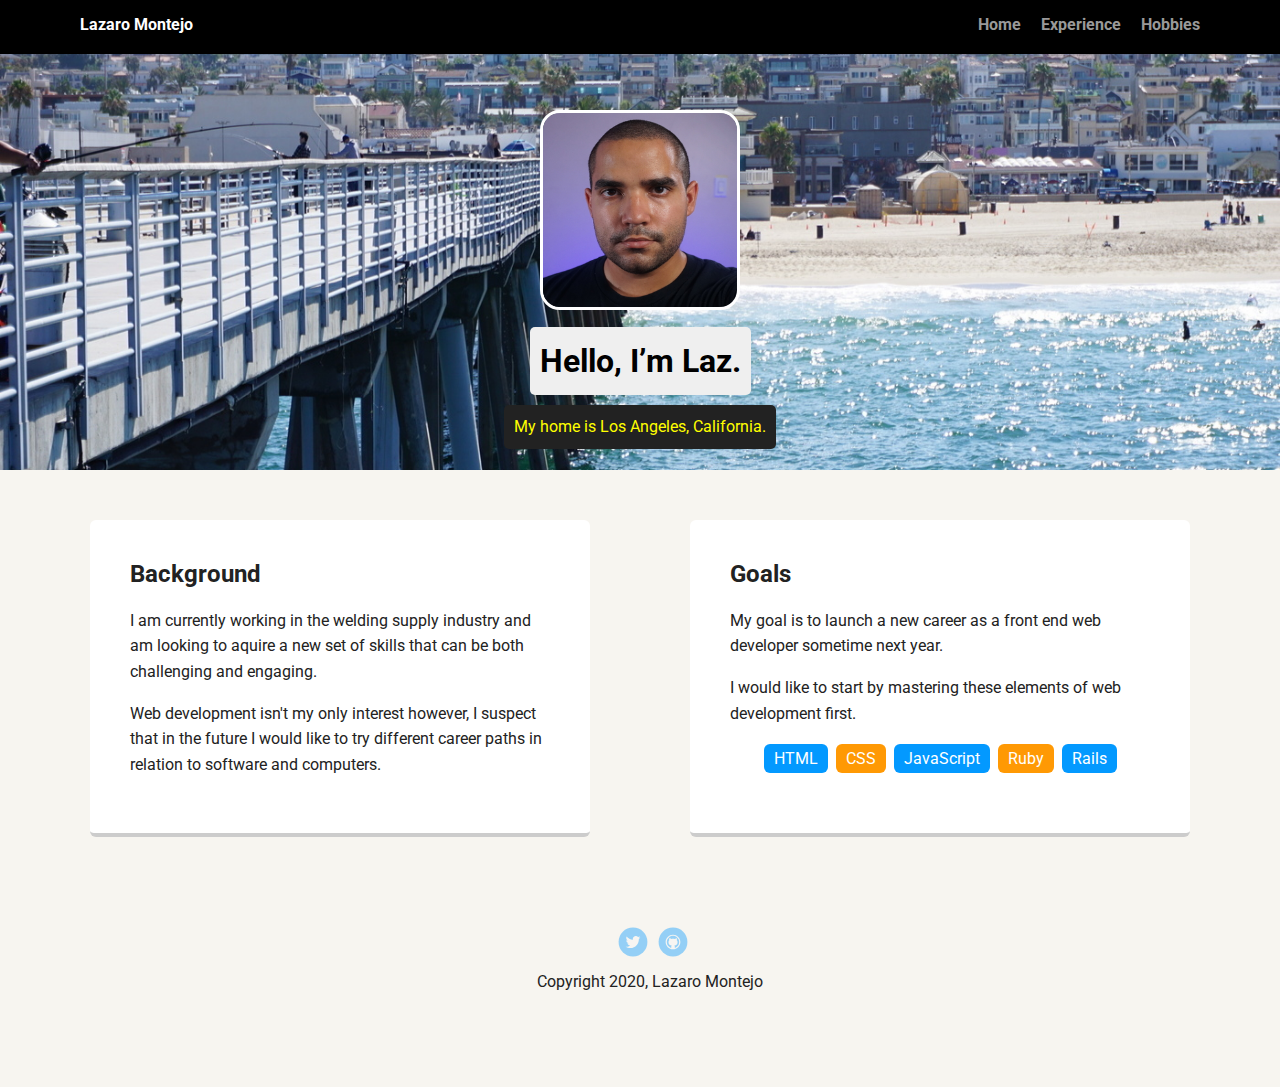
<file: index.html>
<!doctype html>
<html lang="en">
<head>
  <meta charset="utf-8">
  <title>Lazaro Montejo's Profile</title>
  <meta name="viewport" content="width=device-width, initial-scale=1.0">
  <link rel="stylesheet" href="styles.css">
  <link href="https://fonts.googleapis.com/css?family=Muli%7CRoboto:400,300,500,700,900" rel="stylesheet"></head>
  <body>

    <nav class="main-nav">
        <ul class="nav">
          <li class="name">Lazaro Montejo</li>
          <li><a href="index.html">Home</a></li>
          <li><a href="experience.html">Experience</a></li>
          <li><a href="hobbies.html">Hobbies</a></li>
        </ul>
    </nav>

    <header>
      <img src="images/me.jpg" alt="Picture of Laz" class="profile-image">
      <h1 class="tag name">Hello, I’m Laz.</h1>
      <p class="tag location">My home is Los Angeles, California.</p>
    </header>

    <main class="flex">
      <section class="card">
        <h2>Background</h2>
        <p>I am currently working in the welding supply industry and am looking to aquire a new set of skills that can be both challenging and engaging.</p>
        <p>Web development isn't my only interest however, I suspect that in the future I would like to try different career paths in relation to software and computers.</p>
      </section>

      <section class="card">
        <h2>Goals</h2>
        <p>My goal is to launch a new career as a front end web developer sometime next year.</p>
        <p>I would like to start by mastering these elements of web development first.</p>

        <ul class="skills">
          <li>HTML</li>
          <li>CSS</li>
          <li>JavaScript</li>
          <li>Ruby</li>
          <li>Rails</li>
        </ul>
      </section>

    </main>
    <footer>
      <ul>
        <li><a href="https://twitter.com/lazaro97987278" class="social twitter">Twitter</a></li>
        <li><a href="https://github.com/vulcanwolf" class="social github">Github</a></li>
      </ul>
      <p class="copyright">Copyright 2020, Lazaro Montejo</p>
    </footer>
  </body>
  </html>
</file>
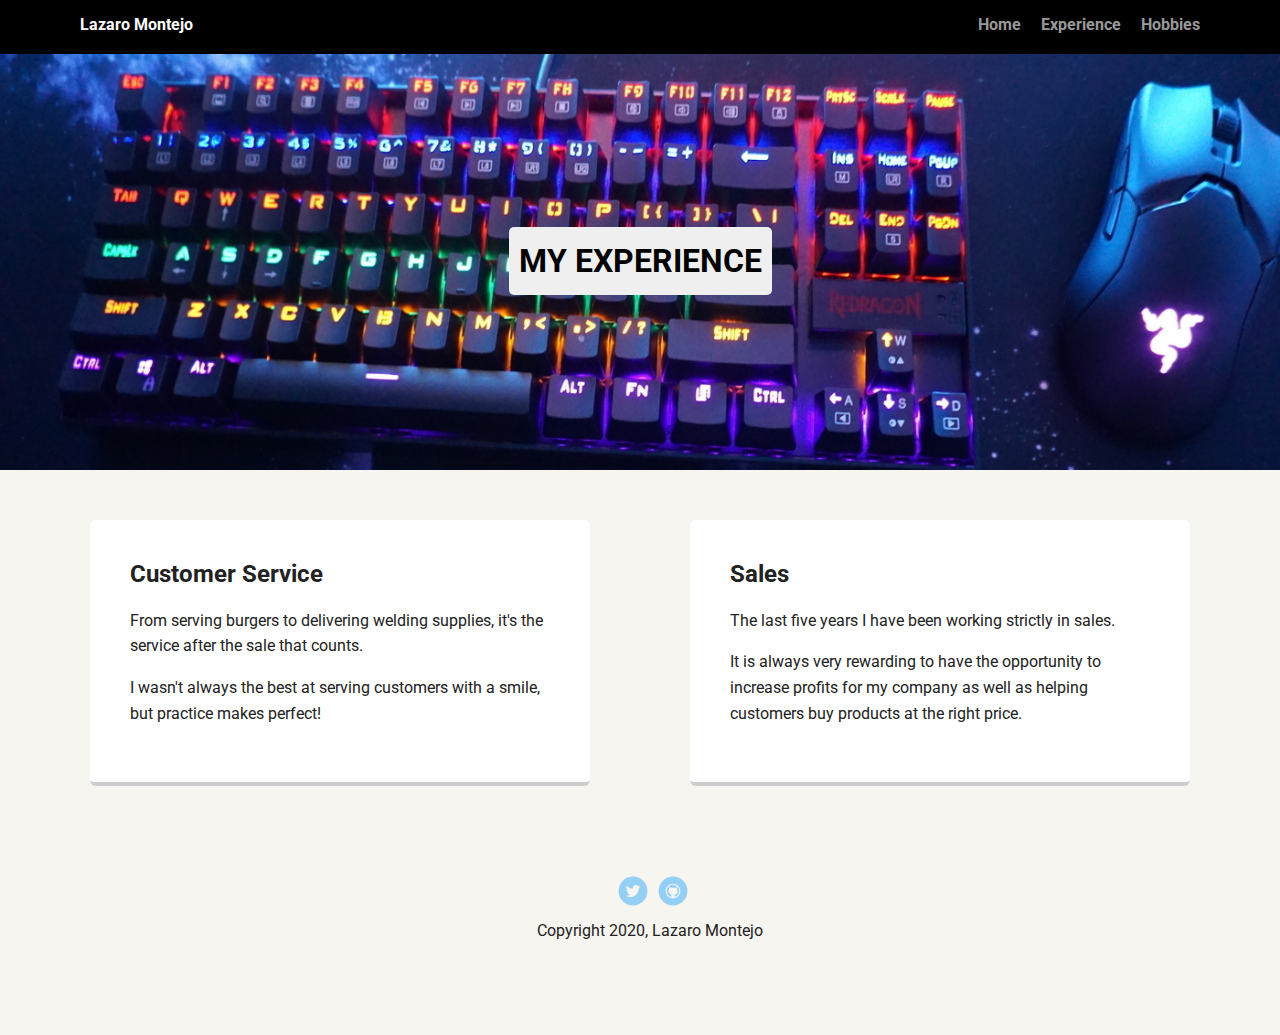
<file: experience.html>
<!doctype html>
<html lang="en">
<head>
  <meta charset="utf-8">
  <title>Experience</title>
  <meta name="viewport" content="width=device-width, initial-scale=1.0">
  <link rel="stylesheet" href="styles.css">
  <link href="https://fonts.googleapis.com/css?family=Muli%7CRoboto:400,300,500,700,900" rel="stylesheet"></head>
  <body>

    <nav class="main-nav">
        <ul class="nav">
          <li class="name">Lazaro Montejo</li>
          <li><a href="index.html">Home</a></li>
          <li><a href="experience.html">Experience</a></li>
          <li><a href="hobbies.html">Hobbies</a></li>
        </ul>
    </nav>

    <header id='experience'>
      <h1 class="tag name" id='exptext'>MY EXPERIENCE</h1>
    </header>

    <main class="flex">
      <section class="card exp">
        <h2>Customer Service</h2>
        <p>From serving burgers to delivering welding supplies, it's the service after the sale that counts.</p>
        <p>I wasn't always the best at serving customers with a smile, but practice makes perfect!</p>
      </section>

      <section class="card exp">
        <h2>Sales</h2>
        <p>The last five years I have been working strictly in sales.</p>
        <p>It is always very rewarding to have the opportunity to increase profits for my company as well as helping customers buy products at the right price.</p>
      </section>

    </main>
    <footer>
      <ul>
        <li><a href="https://twitter.com/lazaro97987278" class="social twitter">Twitter</a></li>
        <li><a href="https://github.com/vulcanwolf" class="social github">Github</a></li>

      </ul>
      <p class="copyright">Copyright 2020, Lazaro Montejo</p>
    </footer>
  </body>
  </html>
</file>
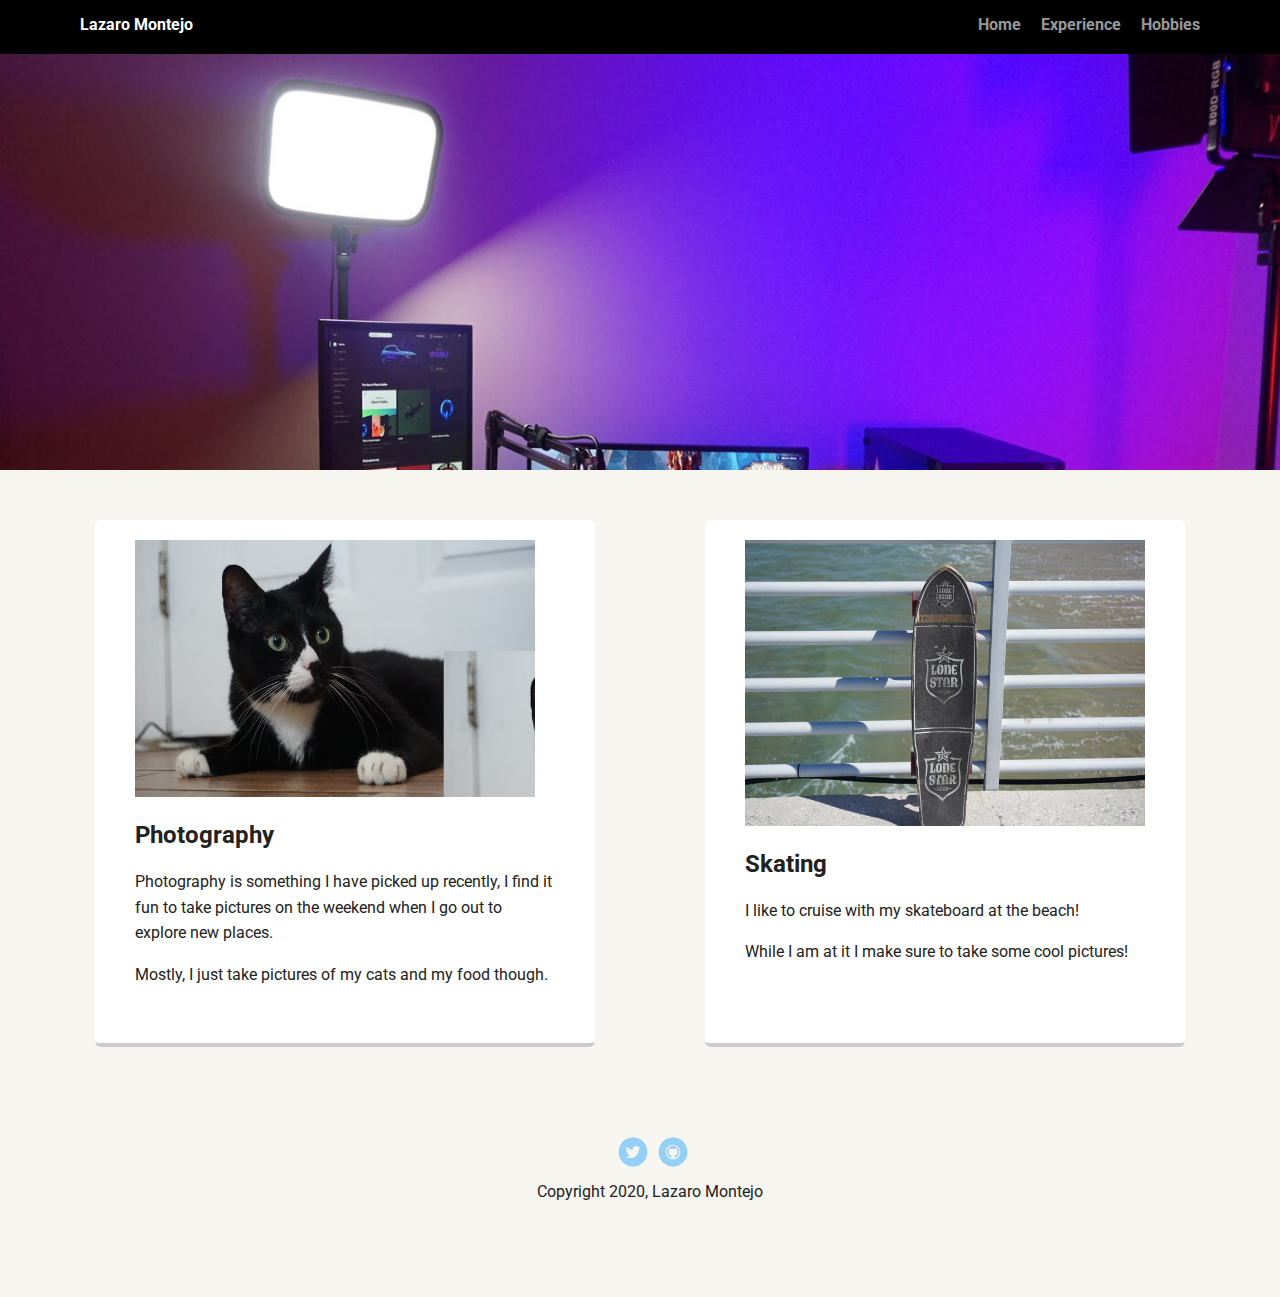
<file: hobbies.html>
<!doctype html>
<html lang="en">
<head>
  <meta charset="utf-8">
  <title>My Hobbies</title>
  <meta name="viewport" content="width=device-width, initial-scale=1.0">
  <link rel="stylesheet" href="styles.css">
  <link href="https://fonts.googleapis.com/css?family=Muli%7CRoboto:400,300,500,700,900" rel="stylesheet"></head>
  <body>

    <nav class="main-nav">
        <ul class="nav">
          <li class="name">Lazaro Montejo</li>
          <li><a href="index.html">Home</a></li>
          <li><a href="experience.html">Experience</a></li>
          <li><a href="hobbies.html">Hobbies</a></li>
        </ul>
    </nav>

    <header id='hobbies'>
    </header>

    <main class="flex">
      <section class="card">
      <img src='images/cat.jpg' alt="picture of black and white cat" title="His name is Tushi..." class='hobby-img'>
        <h2>Photography</h2>
        <p>Photography is something I have picked up recently, I find it fun to take pictures on the weekend when I go out to explore new places.</p>
        <p>Mostly, I just take pictures of my cats and my food though.</p>
      </section>

      <section class="card">
        <img src='images/skate.jpg' alt="picture skateboard and beach in background" title="My trusty skatebooard - the lonestar" class='hobby-img'>
        <h2>Skating</h2>
        <p>I like to cruise with my skateboard at the beach!</p>
        <p>While I am at it I make sure to take some cool pictures!</p>
      </section>

    </main>
    <footer>
      <ul>
        <li><a href="https://twitter.com/lazaro97987278" class="social twitter">Twitter</a></li>
        <li><a href="https://github.com/vulcanwolf" class="social github">Github</a></li>
      </ul>
      <p class="copyright">Copyright 2020, Lazaro Montejo</p>
    </footer>
  </body>
  </html>
</file>
<file: styles.css>
/* Global Layout Set-up */
* {
  box-sizing: border-box;
}

body {
  margin: 0;
  padding: 0;
  text-align: center;
  font-family: 'Roboto', sans-serif;
  color: #222;
  background: #f7f5f0;
}
/* Link Styles */

a {
  text-decoration: none;
  color: #999;
}
a:hover {
  color: #6633ff;
}

/* Section Styles */

.main-nav {
  width: 100%;
  background: black;
  min-height: 30px;
  padding: 10px;
  position: fixed;
  text-align: center;
}
.nav {
  display: flex;
  justify-content: space-around;
  font-weight: 700;
  list-style-type: none;
  margin: 0 auto;
  padding: 0;
}

.nav .name {
    display: block;
    margin-right: auto;
    color: white;
}
.nav li {
  padding: 5px 10px 10px 10px;
}
.nav a {
  transition: all .5s;
}
.nav a:hover {
  color: white
}

header {
  text-align: center;
  background: url('images/California.jpg') no-repeat top center ;
  background-size: cover;
  overflow: hidden;
  padding-top: 60px;
}

header#experience{
  background: url('images/experience.jpg') no-repeat top center;
  background-size: cover;
  overflow: hidden;
}

header#hobbies{
  background: url('images/hobbies.jpg') no-repeat top center;
  background-size: cover;
  overflow: hidden;
}

header h1#exptext{
  margin-top: 167px;
}

header h1#exptext:hover{
  transform: scale(1.2) rotate(2deg);
  color: green;
}

.hobby-img{
  max-width: 400px;
}


header {
  line-height: 1.5;
}
header .profile-image {
  margin-top: 50px;
  width: 200px;
  height: 200px;
  border-radius: 10%;
  border: 3px solid white;
  transition: all .5s;
}
header .profile-image:hover {
  transform: scale(1.1);
}
.tag {
  background-color: #efefef;
  color: black;
  padding: 10px;
  border-radius: 5px;
  display: table;
  margin: 10px auto;
}
.location {
  background-color: #222;
  color: yellow;
}
.card {
  margin: 30px;
  padding: 20px 40px 40px;
  max-width: 500px;
  text-align: left;
  background: #fff;
  border-bottom: 4px solid #ccc;
  border-radius: 6px;
  transition: all .5s;
}
.card:hover {
  border-color: #ff99ff;
}

.exp:hover{
  border-color: green;
}

ul.skills {
  padding: 0;
  text-align: center;
}

.skills li {
  border-radius: 6px;
  display: inline-block;
  background: #ff9904;
  color: white;
  padding: 5px 10px;
  margin: 2px;
}

.skills li:nth-child(odd) {
  background: #0399ff;
}

footer {
  width: 100%;
  min-height: 30px;
  padding: 20px 0 40px 20px;
}

footer .copyright {
  top: -8px;
  font-size: .75em;
}

footer ul {
  list-style-type: none;
  margin: 0;
  padding: 0;
}

footer ul li {
  display: inline-block;
}

a.social {
  display: inline-block;
  text-indent: -9999px;
  margin-left: 5px;
  width: 30px;
  height: 30px;
  background-size: 30px 30px;
  opacity: .4;
  transition: all .5s;
}
a.twitter {
  background-image: url(images/twitter.svg);
}
a.linkedin {
  background-image: url(images/linkedin.svg);
}
a.github {
  background-image: url(images/github.svg);
}
a.social:hover {
  opacity: 1;
}
.clearfix {
  clear: both;
}

/* Styles for larger screens */
@media screen and (min-width: 720px) {

  .flex {
      display: -ms-flexbox;      /* TWEENER - IE 10 */
      display: flex;
      max-width: 1200px;
      -ms-flex-pack: distribute;
      justify-content: space-around;
      margin: 0 auto;
  }

  header {
    min-height: 470px;
  }

  .nav {
    max-width: 1200px;
    padding: 0 30px;
  }


  main {
    padding-top: 20px;
  }

  main p {
    line-height: 1.6em;
  }

  footer {
    font-size: 1.3em;
    max-width: 1200px;
    margin: 40px auto;
  }

}
</file>
